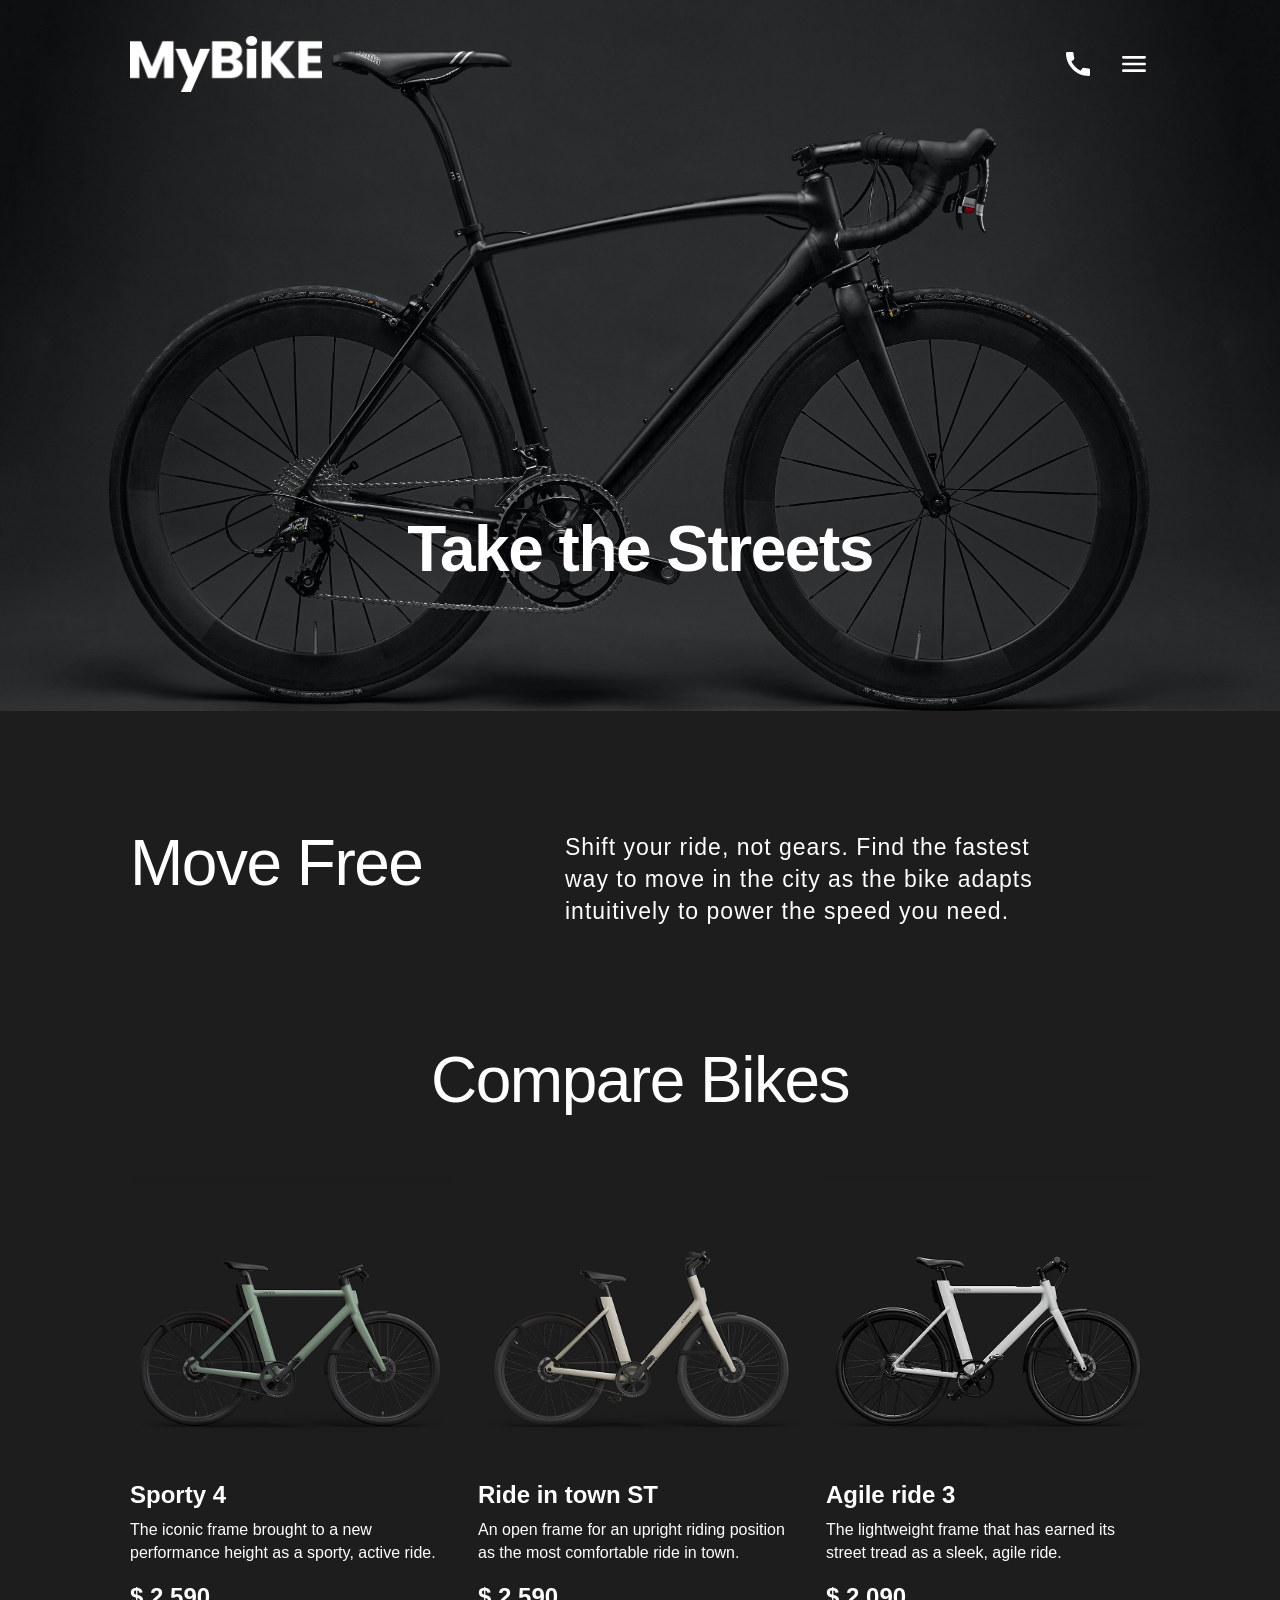
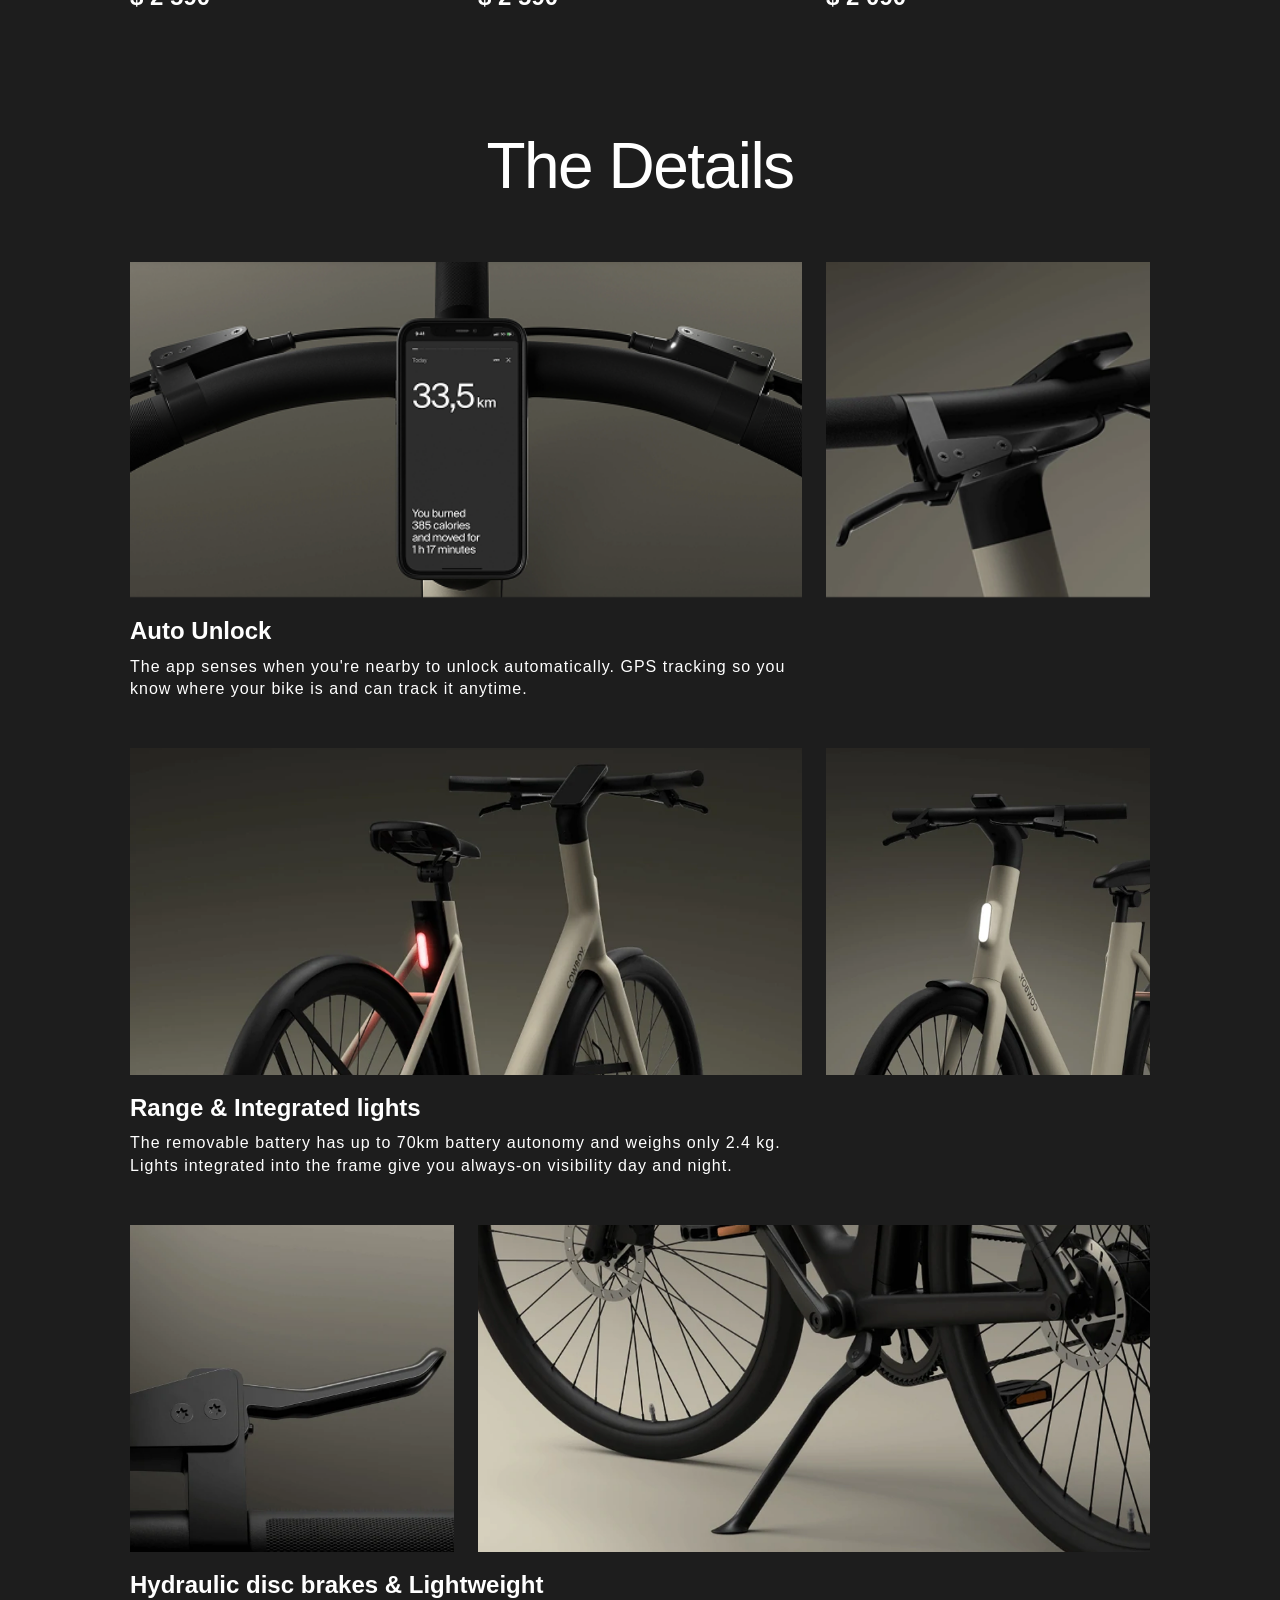
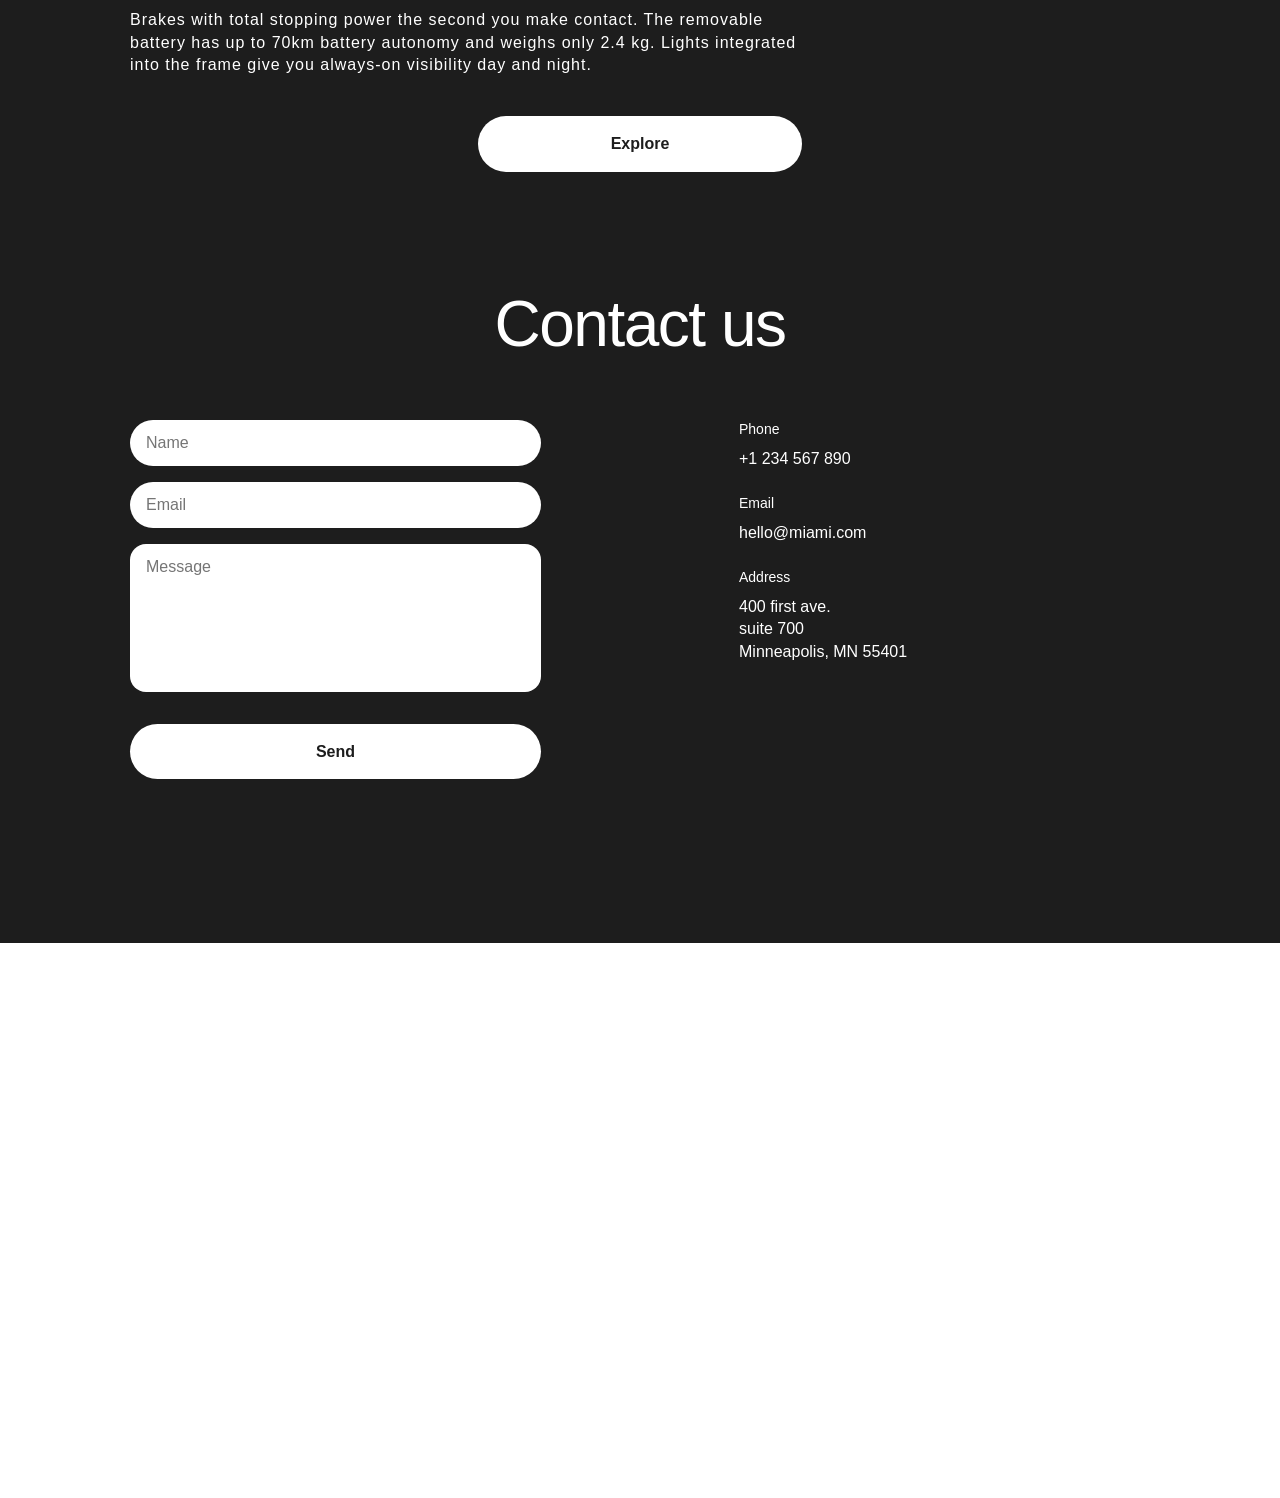
<file: index.html>
<!doctype html><html class="page" lang="en"><head><meta charset="utf-8"><meta name="viewport" content="width=device-width, initial-scale=1.0"><title>My Bike</title><link rel="stylesheet" href="index.d10aec63.css"><link rel="preload" href="poppins-v24-latin-regular.1110a71c.woff2" as="font" type="font/woff2" crossorigin><link rel="preload" href="poppins-v24-latin-700.0ebdad10.woff2" as="font" type="font/woff2" crossorigin><link rel="preload" href="poppins-v24-latin-800.48eaf35d.woff2" as="font" type="font/woff2" crossorigin><link rel="icon" type="image/png" href="favicon.80d620b8.png"></head><body class="page__body"> <header class="header"> <div class="container"> <div class="header__content"> <div class="top-bar"> <a href="#" class="top-bar__logo-link"> <img src="logo.5e3438a7.png" alt="Bose logo" class="top-bar__logo" loading="lazy"> </a> <div class="top-bar__icons"> <div class="top-bar__block-phone"> <a class="top-bar__phone-number" href="tel:+1234567890"> +1 234 555-55-55 </a> <a class="icon icon--phone" href="tel:+1234567890"></a> </div> <a href="#menu" class="icon icon--menu"></a> </div> </div> <div class="header__bottom"> <h1 class="header__title">Take the Streets</h1> </div> </div> </div> </header> <aside class="menu page__menu" id="menu"> <div class="container"> <div class="menu__top top-bar"> <a href="#" class="top-bar__logo"> <img class="menu__logo" src="logo-black.b43ff914.png" alt="Bose logo" loading="lazy"> </a> <div class="header__icons"> <a href="#" class="icon icon--close"></a> </div> </div> <div class="menu__botton"> <nav class="nav nav__menu"> <ul class="nav__list"> <li class="nav__item"> <a class="nav__link" href="#"> Home </a> </li> <li class="nav__item"> <a class="nav__link" href="#about-us"> About Us </a> </li> <li class="nav__item"> <a class="nav__link" href="#compare-bikes"> Compare Bikes </a> </li> <li class="nav__item"> <a class="nav__link" href="#details"> Details </a> </li> <li class="nav__item"> <a class="nav__link" href="#contacts"> Contacts </a> </li> </ul> </nav> <a href="tel:+1 234 5555-55-55" class="menu__phone-number"> +1 234 5555-55-55 </a> <a href="tel:+1 234 5555-55-55" class="menu__call-to-order"> Book a test ride </a> </div> </div> </aside> <main class="main"> <div class="container"> <div class="main__content"> <section class="about" id="about-us"> <h2 class="about__title section-title section-title--align-left section-title--margin-short"> Move Free </h2> <p class="about__description"> Shift your ride, not gears. Find the fastest way to move in the city as the bike adapts intuitively to power the speed you need. </p> </section> <section class="compare" id="compare-bikes"> <h2 class="section-title">Compare Bikes</h2> <div class="compare__products"> <article class="compare__product product"> <img src="Sporty%204.b2099b6f.png" alt="Sporty 4" class="product__photo" loading="lazy"> <h3 class="product__title">Sporty 4</h3> <p class="product__description"> The iconic frame brought to a new performance height as a sporty, active ride. </p> <p class="product__price">$ 2 590</p> </article> <article class="compare__product product"> <img src="Ride%20in%20town%20ST.02082151.png" alt="Ride in town ST" class="product__photo" loading="lazy"> <h3 class="product__title">Ride in town ST</h3> <p class="product__description"> An open frame for an upright riding position as the most comfortable ride in town. </p> <p class="product__price">$ 2 590</p> </article> <article class="compare__product product"> <img src="Agile%20ride%203.efff52f4.png" alt="Agile ride 3" class="product__photo" loading="lazy"> <h3 class="product__title">Agile ride 3</h3> <p class="product__description"> The lightweight frame that has earned its street tread as a sleek, agile ride. </p> <p class="product__price">$ 2 090</p> </article> </div> </section> <section class="details" id="details"> <h2 class="section-title">The Details</h2> <div class="details__wrapper"> <article class="detail"> <div class="detail__photos"> <a href="#" class="detail__link detail__link--wide"> <img class="detail__photo" src="Auto%20Unlock%20-%20wide.992034a1.png" alt="Auto Unlock - wide" loading="lazy"> </a> <a href="#" class="detail__link detail__link--square"> <img class="detail__photo" src="Auto%20Unlock%20-%20square.265c4830.png" alt="Auto Unlock - square" loading="lazy"> </a> </div> <h3 class="detail__title">Auto Unlock</h3> <div class="detail-grid__content"> <p class="detail__description"> The app senses when you're nearby to unlock automatically. GPS tracking so you know where your bike is and can track it anytime. </p> </div> </article> <article class="detail"> <div class="detail__photos"> <a href="#" class="detail__link detail__link--wide"> <img class="detail__photo" src="Range%20&%20Integrated%20lights%20-%20wide.7c3c8157.png" alt="Range & Integrated lights - wide" loading="lazy"> </a> <a href="#" class="detail__link detail__link--square"> <img class="detail__photo" src="Range%20&%20Integrated%20lights%20-%20square.a28995e0.png" alt="Range & Integrated lights - square" loading="lazy"> </a> </div> <h3 class="detail__title">Range & Integrated lights</h3> <div class="detail-grid__content"> <p class="detail__description"> The removable battery has up to 70km battery autonomy and weighs only 2.4 kg. Lights integrated into the frame give you always-on visibility day and night. </p> </div> </article> <article class="detail"> <div class="detail__photos"> <a href="#" class="detail__link detail__link--square"> <img class="detail__photo" src="Hydraulic%20disc%20brakes%20&%20Lightweight%20-%20square.543e5b0d.png" alt="Hydraulic disc brakes & Lightweight - square" loading="lazy"> </a> <a href="#" class="detail__link detail__link--wide"> <img class="detail__photo" src="Hydraulic%20disc%20brakes%20&%20Lightweight%20-%20wide.8d1e614b.png" alt="Hydraulic disc brakes & Lightweight - wide" loading="lazy"> </a> </div> <h3 class="detail__title"> Hydraulic disc brakes & Lightweight </h3> <div class="detail-grid__content"> <p class="detail__description"> Brakes with total stopping power the second you make contact. The removable battery has up to 70km battery autonomy and weighs only 2.4 kg. Lights integrated into the frame give you always-on visibility day and night. </p> </div> </article> </div> <div class="detail-grid__content"> <button class="details__button">Explore</button> </div> </section> <section class="contact" id="contacts"> <h2 class="section-title">Contact us</h2> <div class="contact__grid-block"> <form class="form" action="#" method="post" onsubmit="this.reset(); return false;"> <input class="form__element form__element-name" type="text" placeholder="Name" required> <input class="form__element form__element-email" type="email" placeholder="Email" required> <textarea class="form__element form__element-textarea" name="message" placeholder="Message" id="message"></textarea> <button type="submit" class="form__element form__element-button"> Send </button> </form> <div class="contact__blocks"> <div class="contact__block"> <p class="contact__block-name">Phone</p> <a class="contact__info" href="tel:+1234567890"> +1 234 567 890 </a> </div> <div class="contact__block"> <p class="contact__block-name">Email</p> <a class="contact__info" href="mailto:hello@miami.com"> hello@miami.com </a> </div> <div class="contact__block"> <p class="contact__block-name">Address</p> <a class="contact__info" href="https://www.google.com/maps/place/400+N+1st+Ave+STE+700,+Minneapolis,+MN+55401,+%D0%A1%D0%BF%D0%BE%D0%BB%D1%83%D1%87%D0%B5%D0%BD%D1%96+%D0%A8%D1%82%D0%B0%D1%82%D0%B8+%D0%90%D0%BC%D0%B5%D1%80%D0%B8%D0%BA%D0%B8/@44.9813258,-93.275706,17z/data=!3m1!4b1!4m6!3m5!1s0x52b3328fdf233887:0x3348e5113ed2472d!8m2!3d44.9813258!4d-93.2731311!16s%2Fg%2F11nyn_tfyt?entry=ttu&g_ep=EgoyMDI1MDcwNy4wIKXMDSoASAFQAw%3D%3D" target="_blank"> 400 first ave. <br> suite 700 <br> Minneapolis, MN 55401 </a> </div> </div> </div> </section> </div> </div> </main> <footer class="footer"></footer> </body></html>
</file>
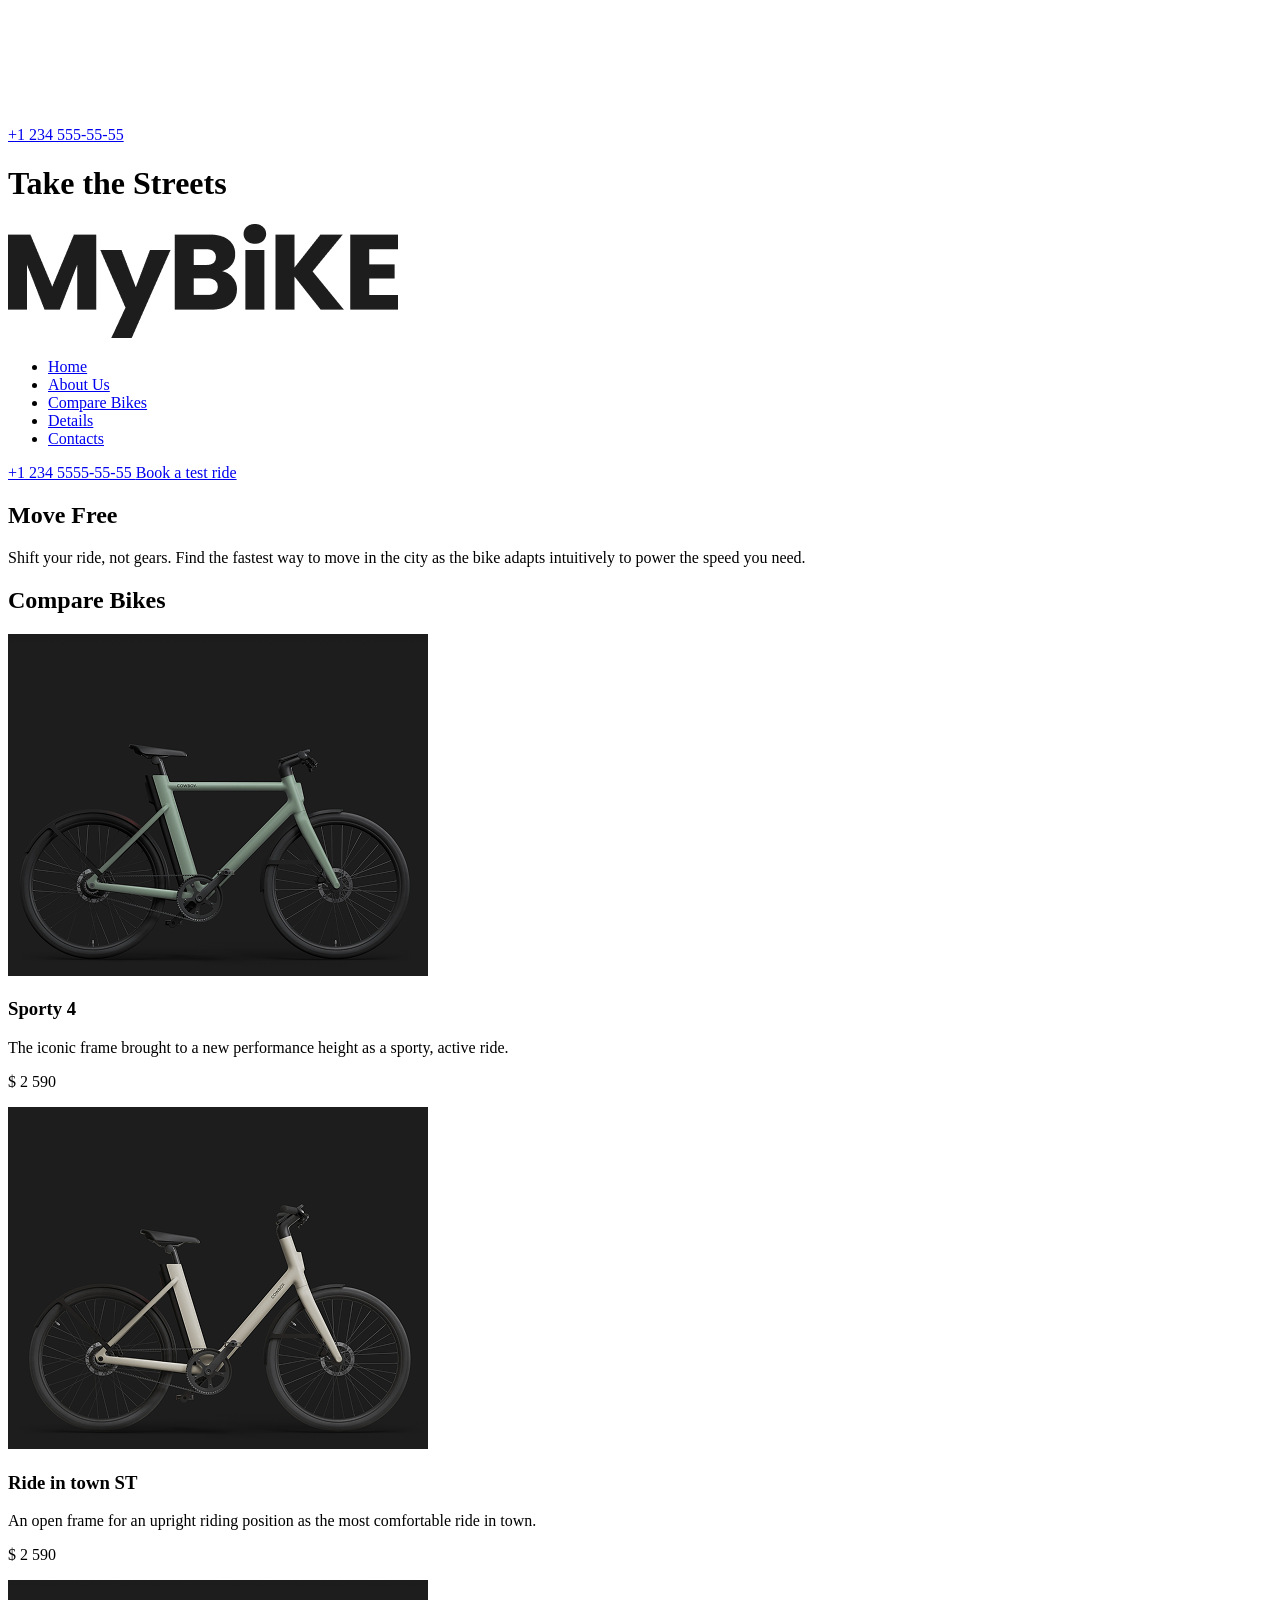
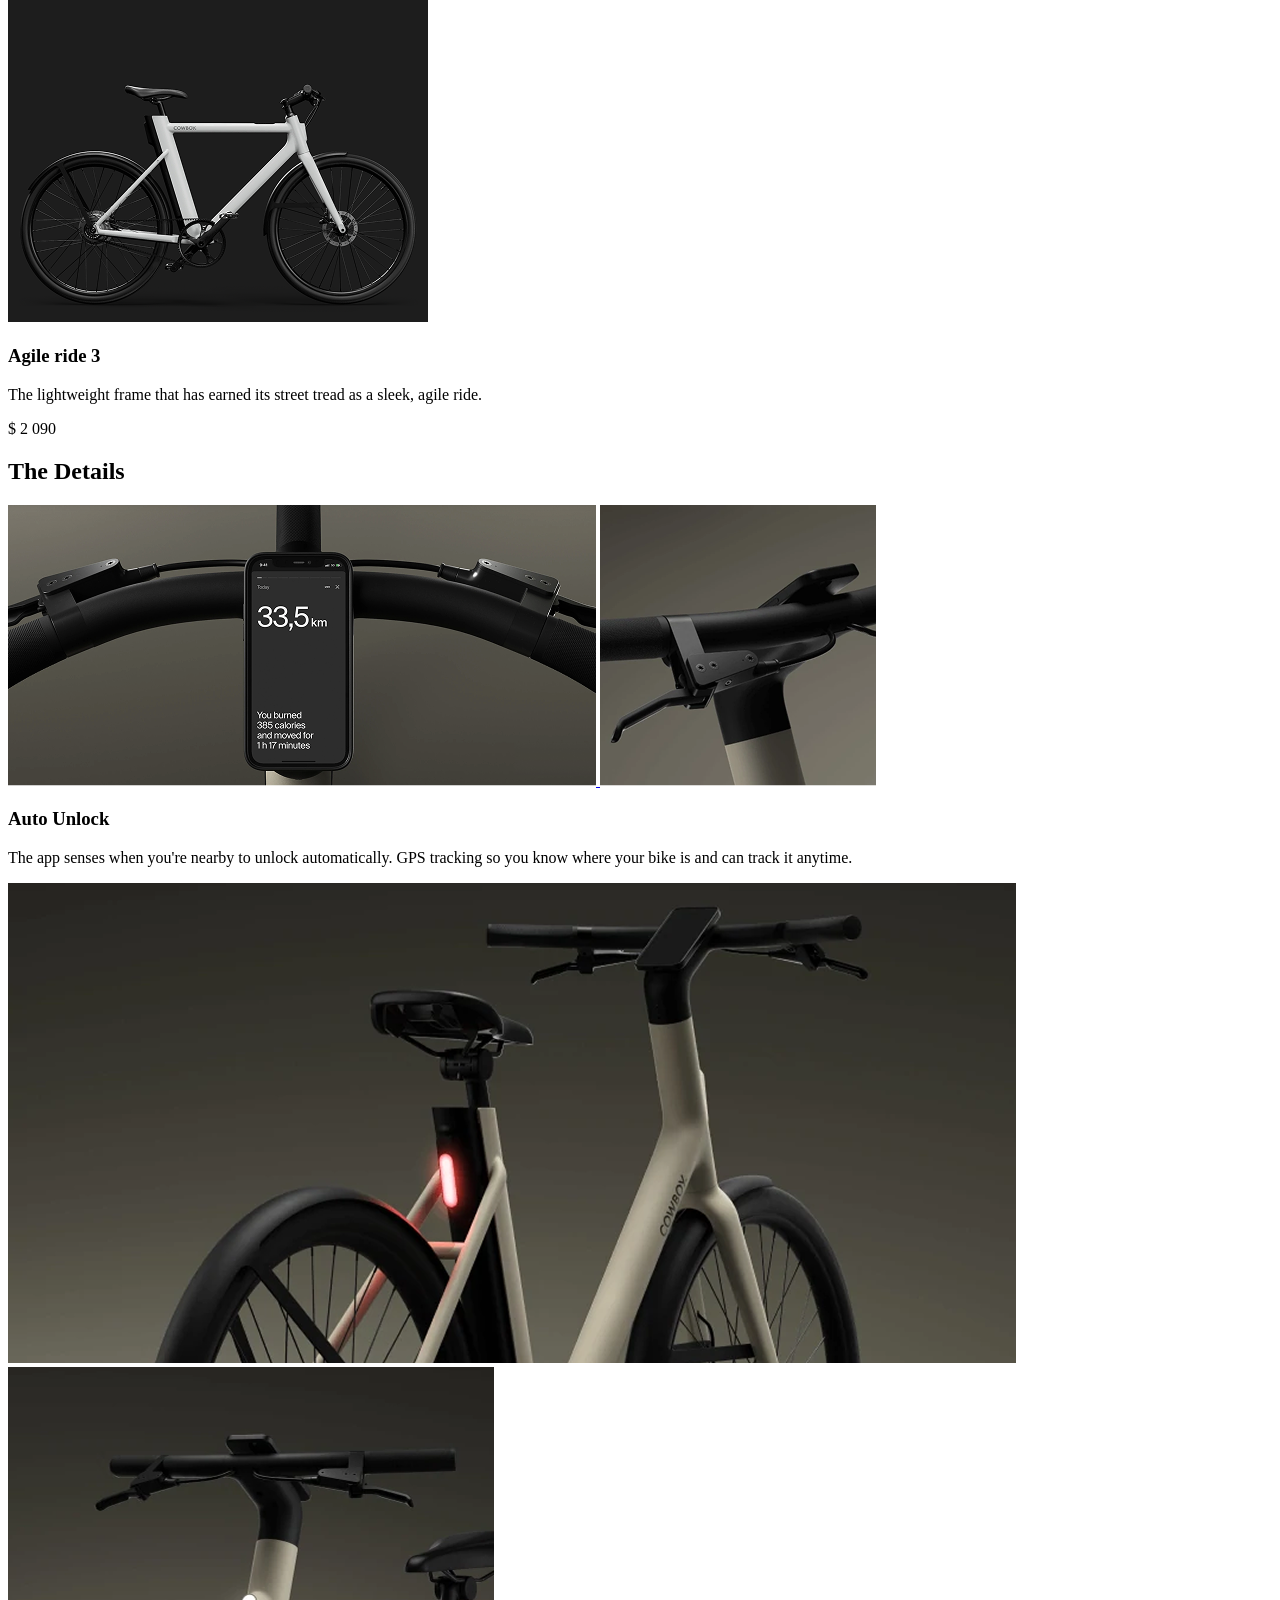
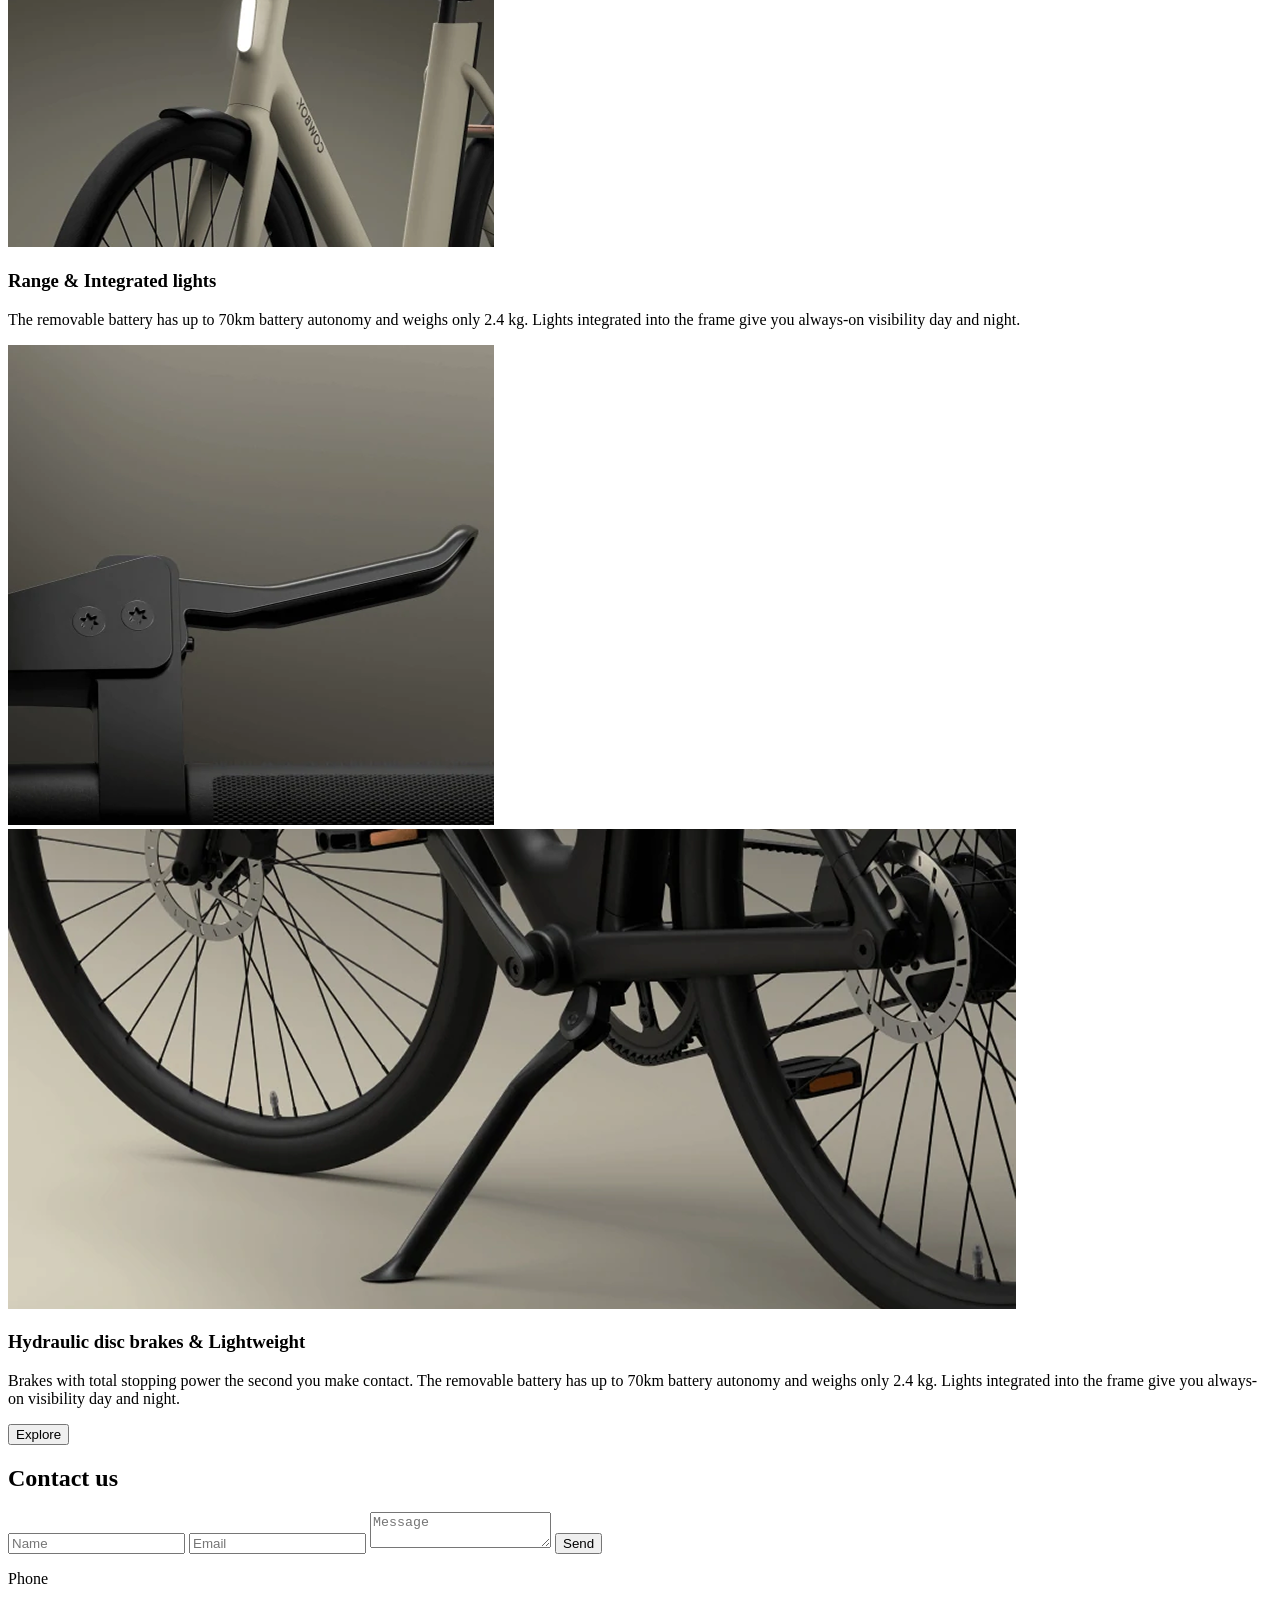
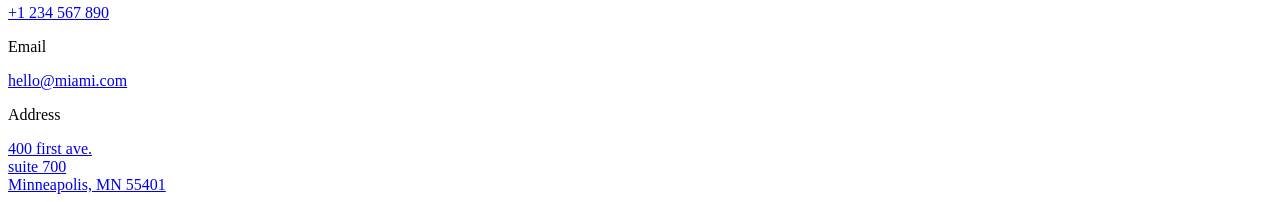
<file: src/index.html>
<!doctype html>
<html class="page" lang="en">
  <head>
    <meta charset="UTF-8" />
    <meta name="viewport" content="width=device-width, initial-scale=1.0" />
    <title>My Bike</title>
    <link rel="stylesheet" href="./styles/main.scss" />
    <link
      rel="preload"
      href="./fonts/poppins-v24-latin-regular.woff2"
      as="font"
      type="font/woff2"
      crossorigin="anonymous"
    />
    <link
      rel="preload"
      href="./fonts/poppins-v24-latin-700.woff2"
      as="font"
      type="font/woff2"
      crossorigin="anonymous"
    />
    <link
      rel="preload"
      href="./fonts/poppins-v24-latin-800.woff2"
      as="font"
      type="font/woff2"
      crossorigin="anonymous"
    />
    <link
      rel="icon"
      type="image/png"
      href="./images/favicon.png"
    />
  </head>
  <body class="page__body">
    <header class="header">
      <div class="container">
        <div class="header__content">
          <div class="top-bar">
            <a href="#" class="top-bar__logo-link">
              <img
                src="images/logo.png"
                alt="Bose logo"
                class="top-bar__logo"
                loading="lazy"
              />
            </a>
            <div class="top-bar__icons">
              <div class="top-bar__block-phone">
                <a class="top-bar__phone-number" href="tel:+1234567890">
                  +1 234 555-55-55
                </a>
                <a class="icon icon--phone" href="tel:+1234567890"></a>
              </div>
              <a href="#menu" class="icon icon--menu"></a>
            </div>
          </div>
          <div class="header__bottom">
            <h1 class="header__title">Take the Streets</h1>
          </div>
        </div>
      </div>
    </header>

    <aside class="menu page__menu" id="menu">
      <div class="container">
        <div class="top-bar menu__top">
          <a href="#" class="top-bar__logo">
            <img
              class="menu__logo"
              src="images/logo-black.png"
              alt="Bose logo"
              loading="lazy"
            />
          </a>
          <div class="header__icons">
            <a href="#" class="icon icon--close"></a>
          </div>
        </div>
        <div class="menu__botton">
          <nav class="nav nav__menu">
            <ul class="nav__list">
              <li class="nav__item">
                <a class="nav__link" href="#"> Home </a>
              </li>
              <li class="nav__item">
                <a class="nav__link" href="#about-us"> About Us </a>
              </li>
              <li class="nav__item">
                <a class="nav__link" href="#compare-bikes"> Compare Bikes </a>
              </li>
              <li class="nav__item">
                <a class="nav__link" href="#details"> Details </a>
              </li>
              <li class="nav__item">
                <a class="nav__link" href="#contacts"> Contacts </a>
              </li>
            </ul>
          </nav>
          <a href="tel:+1 234 5555-55-55" class="menu__phone-number">
            +1 234 5555-55-55
          </a>
          <a href="tel:+1 234 5555-55-55" class="menu__call-to-order">
            Book a test ride
          </a>
        </div>
      </div>
    </aside>

    <main class="main">
      <div class="container">
        <div class="main__content">
          <section class="about" id="about-us">
            <h2
              class="about__title section-title section-title--margin-short section-title--align-left"
            >
              Move Free
            </h2>
            <p class="about__description">
              Shift your ride, not gears. Find the fastest way to move in the
              city as the bike adapts intuitively to power the speed you need.
            </p>
          </section>
          <section class="compare" id="compare-bikes">
            <h2 class="section-title">Compare Bikes</h2>
            <div class="compare__products">
              <article class="product compare__product">
                <img
                  src="images/Sporty 4.png"
                  alt="Sporty 4"
                  class="product__photo"
                  loading="lazy"
                />
                <h3 class="product__title">Sporty 4</h3>
                <p class="product__description">
                  The iconic frame brought to a new performance height as a
                  sporty, active ride.
                </p>
                <p class="product__price">$ 2 590</p>
              </article>
              <article class="product compare__product">
                <img
                  src="images/Ride in town ST.png"
                  alt="Ride in town ST"
                  class="product__photo"
                  loading="lazy"
                />
                <h3 class="product__title">Ride in town ST</h3>
                <p class="product__description">
                  An open frame for an upright riding position as the most
                  comfortable ride in town.
                </p>
                <p class="product__price">$ 2 590</p>
              </article>
              <article class="product compare__product">
                <img
                  src="images/Agile ride 3.png"
                  alt="Agile ride 3"
                  class="product__photo"
                  loading="lazy"
                />
                <h3 class="product__title">Agile ride 3</h3>
                <p class="product__description">
                  The lightweight frame that has earned its street tread as a
                  sleek, agile ride.
                </p>
                <p class="product__price">$ 2 090</p>
              </article>
            </div>
          </section>
          <section class="details" id="details">
            <h2 class="section-title">The Details</h2>

            <div class="details__wrapper">
              <article class="detail">
                <div class="detail__photos">
                  <a href="#" class="detail__link detail__link--wide">
                    <img
                      class="detail__photo"
                      src="./images/details/Auto Unlock - wide.png"
                      alt="Auto Unlock - wide"
                      loading="lazy"
                    />
                  </a>

                  <a href="#" class="detail__link detail__link--square">
                    <img
                      class="detail__photo"
                      src="./images/details/Auto Unlock - square.png"
                      alt="Auto Unlock - square"
                      loading="lazy"
                    />
                  </a>
                </div>

                <h3 class="detail__title">Auto Unlock</h3>
                <div class="detail-grid__content">
                  <p class="detail__description">
                    The app senses when you're nearby to unlock automatically.
                    GPS tracking so you know where your bike is and can track it
                    anytime.
                  </p>
                </div>
              </article>

              <article class="detail">
                <div class="detail__photos">
                  <a href="#" class="detail__link detail__link--wide">
                    <img
                      class="detail__photo"
                      src="./images/details/Range & Integrated lights - wide.png"
                      alt="Range & Integrated lights - wide"
                      loading="lazy"
                    />
                  </a>

                  <a href="#" class="detail__link detail__link--square">
                    <img
                      class="detail__photo"
                      src="./images/details/Range & Integrated lights - square.png"
                      alt="Range & Integrated lights - square"
                      loading="lazy"
                    />
                  </a>
                </div>

                <h3 class="detail__title">Range & Integrated lights</h3>
                <div class="detail-grid__content">
                  <p class="detail__description">
                    The removable battery has up to 70km battery autonomy and
                    weighs only 2.4 kg. Lights integrated into the frame give
                    you always-on visibility day and night.
                  </p>
                </div>
              </article>

              <article class="detail">
                <div class="detail__photos">
                  <a href="#" class="detail__link detail__link--square">
                    <img
                      class="detail__photo"
                      src="./images/details/Hydraulic disc brakes & Lightweight - square.png"
                      alt="Hydraulic disc brakes & Lightweight - square"
                      loading="lazy"
                    />
                  </a>

                  <a href="#" class="detail__link detail__link--wide">
                    <img
                      class="detail__photo"
                      src="./images/details/Hydraulic disc brakes & Lightweight - wide.png"
                      alt="Hydraulic disc brakes & Lightweight - wide"
                      loading="lazy"
                    />
                  </a>
                </div>

                <h3 class="detail__title">
                  Hydraulic disc brakes & Lightweight
                </h3>
                <div class="detail-grid__content">
                  <p class="detail__description">
                    Brakes with total stopping power the second you make
                    contact. The removable battery has up to 70km battery
                    autonomy and weighs only 2.4 kg. Lights integrated into the
                    frame give you always-on visibility day and night.
                  </p>
                </div>
              </article>
            </div>

            <div class="detail-grid__content">
              <button class="details__button">Explore</button>
            </div>
          </section>
          <section class="contact" id="contacts">
            <h2 class="section-title">Contact us</h2>
            <div class="contact__grid-block">
              <form
                class="form"
                action="#"
                method="POST"
                onsubmit="this.reset(); return false;"
              >
                <input
                  class="form__element form__element-name"
                  type="text"
                  placeholder="Name"
                  required
                />
                <input
                  class="form__element form__element-email"
                  type="email"
                  placeholder="Email"
                  required
                />
                <textarea
                  class="form__element form__element-textarea"
                  name="message"
                  placeholder="Message"
                  id="message"
                ></textarea>
                <button
                  type="submit"
                  class="form__element form__element-button"
                >
                  Send
                </button>
              </form>

              <div class="contact__blocks">
                <div class="contact__block">
                  <p class="contact__block-name">Phone</p>
                  <a class="contact__info" href="tel:+1234567890">
                    +1 234 567 890
                  </a>
                </div>
                <div class="contact__block">
                  <p class="contact__block-name">Email</p>
                  <a class="contact__info" href="mailto:hello@miami.com">
                    hello@miami.com
                  </a>
                </div>
                <div class="contact__block">
                  <p class="contact__block-name">Address</p>
                  <a
                    class="contact__info"
                    href="https://www.google.com/maps/place/400+N+1st+Ave+STE+700,+Minneapolis,+MN+55401,+%D0%A1%D0%BF%D0%BE%D0%BB%D1%83%D1%87%D0%B5%D0%BD%D1%96+%D0%A8%D1%82%D0%B0%D1%82%D0%B8+%D0%90%D0%BC%D0%B5%D1%80%D0%B8%D0%BA%D0%B8/@44.9813258,-93.275706,17z/data=!3m1!4b1!4m6!3m5!1s0x52b3328fdf233887:0x3348e5113ed2472d!8m2!3d44.9813258!4d-93.2731311!16s%2Fg%2F11nyn_tfyt?entry=ttu&g_ep=EgoyMDI1MDcwNy4wIKXMDSoASAFQAw%3D%3D"
                    target="_blank"
                  >
                    400 first ave.
                    <br />
                    suite 700
                    <br />
                    Minneapolis, MN 55401
                  </a>
                </div>
              </div>
            </div>
          </section>
        </div>
      </div>
    </main>

    <footer class="footer"></footer>
  </body>
</html>
</file>
<file: index.d10aec63.css>
.container{padding-left:20px;padding-right:20px}@media (min-width:576px){.container{padding-left:72px;padding-right:72px}}@media (min-width:1024px){.container{max-width:1020px;margin-left:auto;margin-right:auto;padding-left:120px;padding-right:120px}}*{margin:0;padding:0}.page{scroll-behavior:smooth;color:#fff;font-family:Poppins,sans-serif;font-size:16px;line-height:140%}.page:has(.page__menu:target){overflow:hidden}.page__body{min-width:320px}.page__menu{pointer-events:none;opacity:0;transition:all .3s;position:fixed;top:0;left:0;right:0;transform:translate(-100%)}.page__menu:target{pointer-events:all;opacity:1;transform:translate(0)}.header{background-image:url(header-bg.c4e1f871.png);background-position:80%;background-size:cover}.header__content{-ms-flex-direction:column;flex-direction:column;-ms-flex-pack:justify;justify-content:space-between;height:480px;display:-ms-flexbox;display:flex}@media (min-width:576px){.header__content{height:628px}}@media (min-width:1024px){.header__content{height:711px}}.header__title{text-align:center;letter-spacing:-1.5px;margin:0;font-size:36px;font-weight:700;line-height:100%}@media (min-width:576px){.header__title{font-size:64px}}.header__bottom{padding-bottom:88px}@media (min-width:576px){.header__bottom{padding-bottom:130px}.header{background-position:50%}}.top-bar{-ms-flex-pack:justify;justify-content:space-between;-ms-flex-align:center;align-items:center;padding-top:24px;padding-bottom:24px;display:-ms-flexbox;display:flex}@media (min-width:576px){.top-bar{padding-top:36px;padding-bottom:36px}}.top-bar__logo-link{display:-ms-flexbox;display:flex}.top-bar__logo{height:38px;transition:transform .3s}.top-bar__logo:hover{transform:scale(1.2)}@media (min-width:576px){.top-bar__logo{height:56px}}.top-bar__icons{gap:24px;display:-ms-flexbox;display:flex}.top-bar__block-phone{-ms-flex-align:center;align-items:center;gap:20px;display:-ms-flexbox;display:flex}.top-bar__phone-number{color:#fff;opacity:0;font-size:12px;font-weight:700;text-decoration:none;transition:opacity 5s;display:none}.top-bar__block-phone:hover .top-bar__phone-number{opacity:1;display:block}.icon{background-size:cover;width:24px;height:24px;transition:transform .3s;display:block}.icon:hover{transform:scale(1.2)}@media (min-width:576px){.icon{width:32px;height:32px}}.icon--phone{background-image:url(icon-phone.26299131.svg)}.icon--menu{background-image:url(icon-menu.9d5d39a9.svg)}.icon--menu:hover{background-image:url(icon-menu-hover.d4e17b24.svg)}.icon--close{background-image:url(icon-close.a33213b2.svg)}.menu{box-sizing:border-box;text-transform:uppercase;background-color:#c2c2c2;height:100vh;font-weight:600;overflow:auto}.menu__top{margin-bottom:24px}.menu__logo{height:38px}@media (min-width:576px){.menu__logo{height:56px}}.menu__phone-number{color:#1d1d1d;font-size:16px;line-height:27px;text-decoration:none;display:block}.menu__call-to-order{color:#1d1d1d;letter-spacing:2px;border-bottom:1px solid #1d1d1d;width:fit-content;margin-top:16px;padding-bottom:7px;font-size:12px;line-height:16px;text-decoration:none;display:block}.nav__link{color:#1d1d1d;letter-spacing:2px;font-size:22px;line-height:22px;text-decoration:none;position:relative}.nav__link:after{content:"";transform-origin:0;background-color:#1d1d1d;width:100%;height:1px;transition:transform .3s;display:block;position:absolute;bottom:-8px;transform:scale(0)}.nav__link:hover:after{transform:scale(1)}.nav__list{-ms-flex-direction:column;flex-direction:column;gap:20px;margin:0;padding:0;list-style:none;display:-ms-flexbox;display:flex}.nav__menu{margin-bottom:40px}.section-title{text-align:center;letter-spacing:-1.5px;margin:0 0 48px;font-size:32px;font-weight:500;line-height:100%}.section-title--margin-short{margin-bottom:32px}.section-title--align-left{text-align:left}@media (min-width:576px){.section-title{margin-bottom:64px;font-size:48px}}@media (min-width:1024px){.section-title{font-size:64px}}.main{background-color:#1d1d1d}.main__content{row-gap:92px;padding-top:60px;display:grid}@media (min-width:576px){.main__content{row-gap:120px;padding-top:120px}}.about{--colums:2;grid-template-columns:repeat(var(--colums),1fr);column-gap:20px;display:grid}@media (min-width:576px){.about{--colums:6;column-gap:24px}}@media (min-width:1024px){.about{--colums:12}}.about__title{grid-column:1/-1}@media (min-width:576px){.about__title{grid-column:1/4;margin:0}}@media (min-width:1024px){.about__title{grid-column:span 5;margin:0}}.about__description{letter-spacing:1px;grid-column:1/-1;font-size:23px;font-weight:500;line-height:140%}@media (min-width:576px){.about__description{grid-column:4/-1;margin:0}}@media (min-width:1024px){.about__description{grid-column:span 6;margin:0}}.compare{margin:0}.compare__products{--colums:2;grid-template-columns:repeat(var(--colums),1fr);gap:40px 20px;display:grid}@media (min-width:576px){.compare__products{--colums:6;column-gap:24px}}@media (min-width:1024px){.compare__products{--colums:12}}.compare__product{grid-column:1/-1}@media (min-width:576px){.compare__product{grid-column:2/-2}}@media (min-width:1024px){.compare__product{grid-column:span 4}}.product__photo{width:100%;transition:transform .3s}.product__photo:hover{transform:scale(1.2)}.product__title{margin-top:32px;font-size:24px;font-weight:700;line-height:140%}.product__description{margin-top:8px;font-size:16px;font-weight:400;line-height:140%}.product__price{margin-top:16px;font-size:24px;font-weight:700;line-height:140%}.details__wrapper{row-gap:40px;display:grid}@media (min-width:576px){.details__wrapper{row-gap:48px}}.details__button{all:unset;cursor:pointer;color:#1d1d1d;background-color:#fff;border-radius:40px;grid-column:1/-1;-ms-flex-pack:center;justify-content:center;-ms-flex-align:center;align-items:center;height:56px;margin-top:40px;font-size:16px;font-weight:700;display:-ms-flexbox;display:flex}.details__button:hover{cursor:pointer;box-shadow:1px 4px 16px rgba(232,232,240,.4)}.details__button:active{box-shadow:1px 4px 16px rgba(232,232,240,.64)}@media (min-width:576px){.details__button{grid-column:2/-2;margin-top:40px}}@media (min-width:1024px){.details__button{grid-column:5/-5}}.detail__photos{--colums:2;grid-template-columns:repeat(var(--colums),1fr);column-gap:20px;display:grid}@media (min-width:576px){.detail__photos{--colums:6;column-gap:24px}}@media (min-width:1024px){.detail__photos{--colums:12}}@media (min-width:576px){.detail__link--wide{grid-column:span 4}}@media (min-width:1024px){.detail__link--wide{grid-column:span 8}}@media (min-width:576px){.detail__link--square{grid-column:span 2}}@media (min-width:1024px){.detail__link--square{grid-column:span 4}}.detail__photo{object-fit:cover;width:100%;height:100%;transition:transform .3s}.detail__photo:hover{transform:scale(1.05)}.detail-grid__content{--colums:2;grid-template-columns:repeat(var(--colums),1fr);column-gap:20px;display:grid}@media (min-width:576px){.detail-grid__content{--colums:6;column-gap:24px}}@media (min-width:1024px){.detail-grid__content{--colums:12}}.detail__title{margin-top:16px;font-size:24px;font-weight:700;line-height:140%}.detail__description{letter-spacing:1px;grid-column:1/-1;margin-top:8px;font-size:16px;font-weight:400;line-height:140%}@media (min-width:1024px){.detail__description{grid-column:span 8}}.contact__grid-block{grid-template-rows:repeat(2,auto);row-gap:48px;padding-bottom:120px;display:grid}@media (min-width:576px){.contact__grid-block{--colums:2;grid-template-columns:repeat(var(--colums),1fr);grid-template-rows:none;column-gap:20px;padding-bottom:102px;display:grid}}@media (min-width:576px) and (min-width:576px){.contact__grid-block{--colums:6;column-gap:24px}}@media (min-width:576px) and (min-width:1024px){.contact__grid-block{--colums:12}}@media (min-width:1024px){.contact__grid-block{padding-bottom:164px}}.contact__blocks{-ms-flex-direction:column;flex-direction:column;gap:24px;display:-ms-flexbox;display:flex}@media (min-width:576px){.contact__blocks{grid-column:4/-1}}@media (min-width:1024px){.contact__blocks{grid-column:8/-1}}.contact__block{-ms-flex-direction:column;flex-direction:column;gap:8px;display:-ms-flexbox;display:flex}.contact__block-name{font-size:14px;font-weight:400;line-height:140%}.contact__info{color:#fff;font-size:16px;font-weight:500;line-height:140%;text-decoration:none}@media (min-width:576px){.form{grid-column:1/4}}@media (min-width:1024px){.form{grid-column:1/6}}.form__element{box-sizing:border-box;font-family:inherit;font-size:inherit;box-shadow:none;background-color:#fff;border:none;border-radius:40px;outline:none;width:100%;padding:14px 16px}.form__element:hover{cursor:pointer;box-shadow:1px 4px 16px rgba(232,232,240,.4)}.form__element-name,.form__element-email{margin-bottom:16px}.form__element-textarea{resize:none;border-radius:16px;height:148px;margin-bottom:32px;display:block}.form__element-button{color:#1d1d1d;font-size:16px;font-weight:700;line-height:27px}.footer{z-index:-1;background-image:url(footer-photo.5d814bd9.png);background-position:80%;background-size:cover;height:200px;position:sticky;bottom:0}@media (min-width:576px){.footer{height:480px}}@media (min-width:1024px){.footer{background-position:50%;height:555px}}
/*# sourceMappingURL=index.d10aec63.css.map */
</file>
